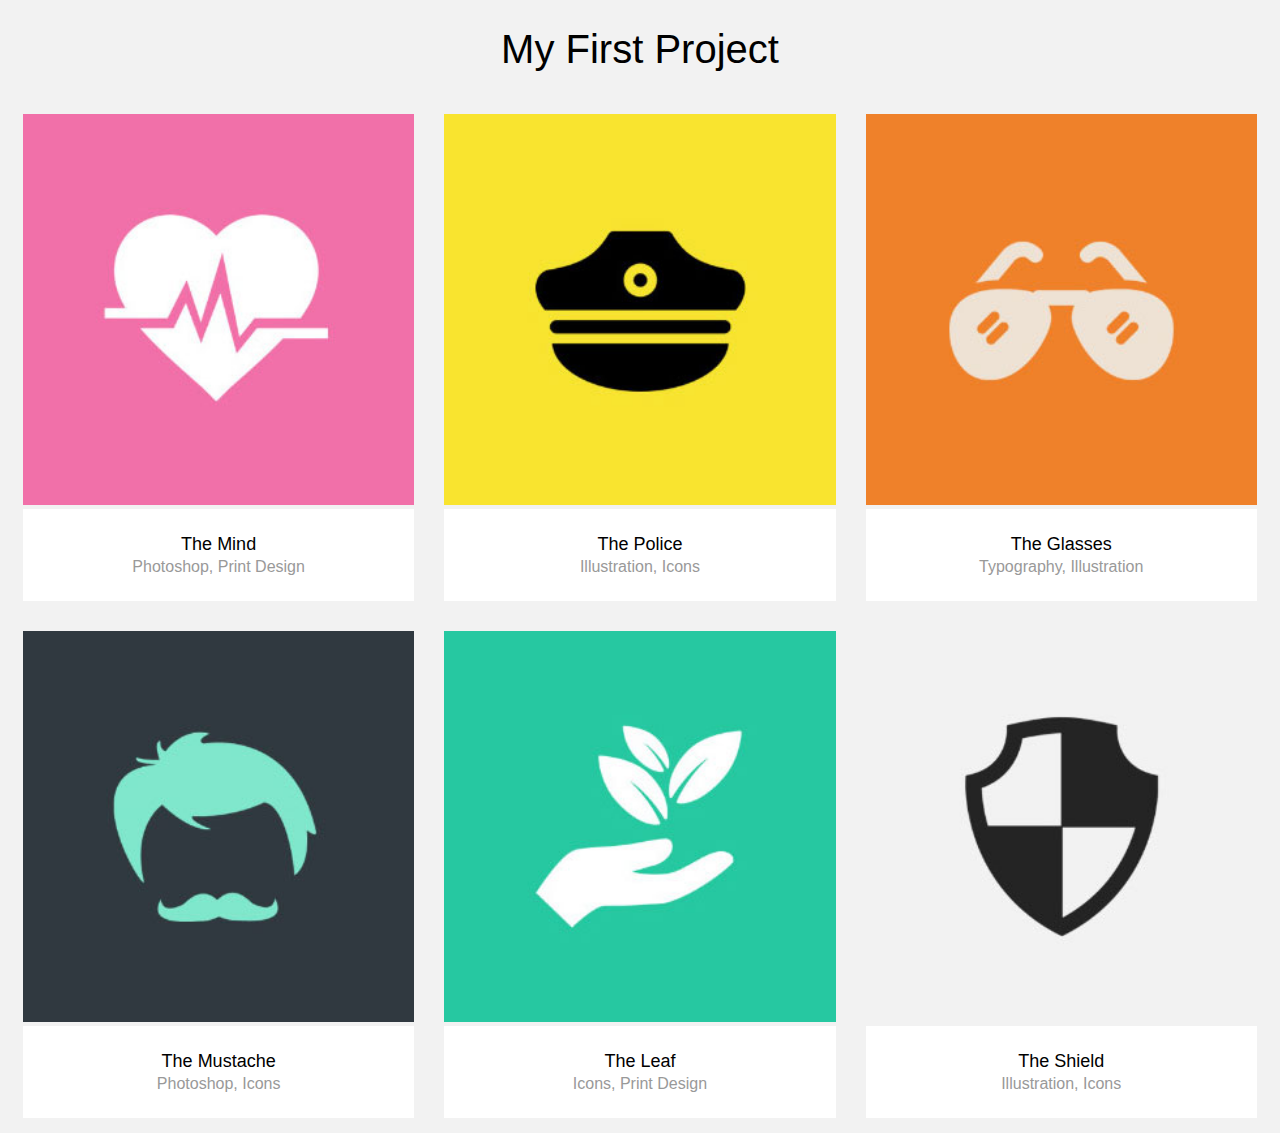
<file: assignment1/index.html>
<!DOCTYPE html>
<html>

<head>
	<link rel="stylesheet" type="text/css" href="css1/styles.css">
	<title>160204075</title>
</head>

<body class="background">
	<h1>My First Project</h1>

	<!-- ROW 1 -->
	<div class="column">
		<img src="images1/grid-1.jpg">
		<div class="textbox">
			<div class="p1">The Mind</div>
			<div class="p2">Photoshop, Print Design</div>
		</div>
	</div>
		
	<div class="column">
		<img src="images1/grid-2.jpg">
		<div class="textbox">
			<div class="p1">The Police</div>
			<div class="p2">Illustration, Icons</div>
		</div>
	</div>
		
	<div class="column">
		<img src="images1/grid-3.jpg">
		<div class="textbox">
			<div class="p1">The Glasses</div>
			<div class="p2">Typography, Illustration</div>
		</div>
	</div>

	<!-- ROW 2 -->
	<div class="column">
		<img src="images1/grid-4.jpg">
		<div class="textbox">
			<div class="p1">The Mustache</div>
			<div class="p2">Photoshop, Icons</div>
		</div>
	</div>
		
	<div class="column">
		<img src="images1/grid-5.jpg">
		<div class="textbox">
			<div class="p1">The Leaf</div>
			<div class="p2">Icons, Print Design</div>
		</div>
	</div>
		
	<div class="column">
		<img src="images1/grid-6.jpg">
		<div class="textbox">
			<div class="p1">The Shield</div>
			<div class="p2">Illustration, Icons</div>
		</div>
	</div>

</body>

</html>
</file>
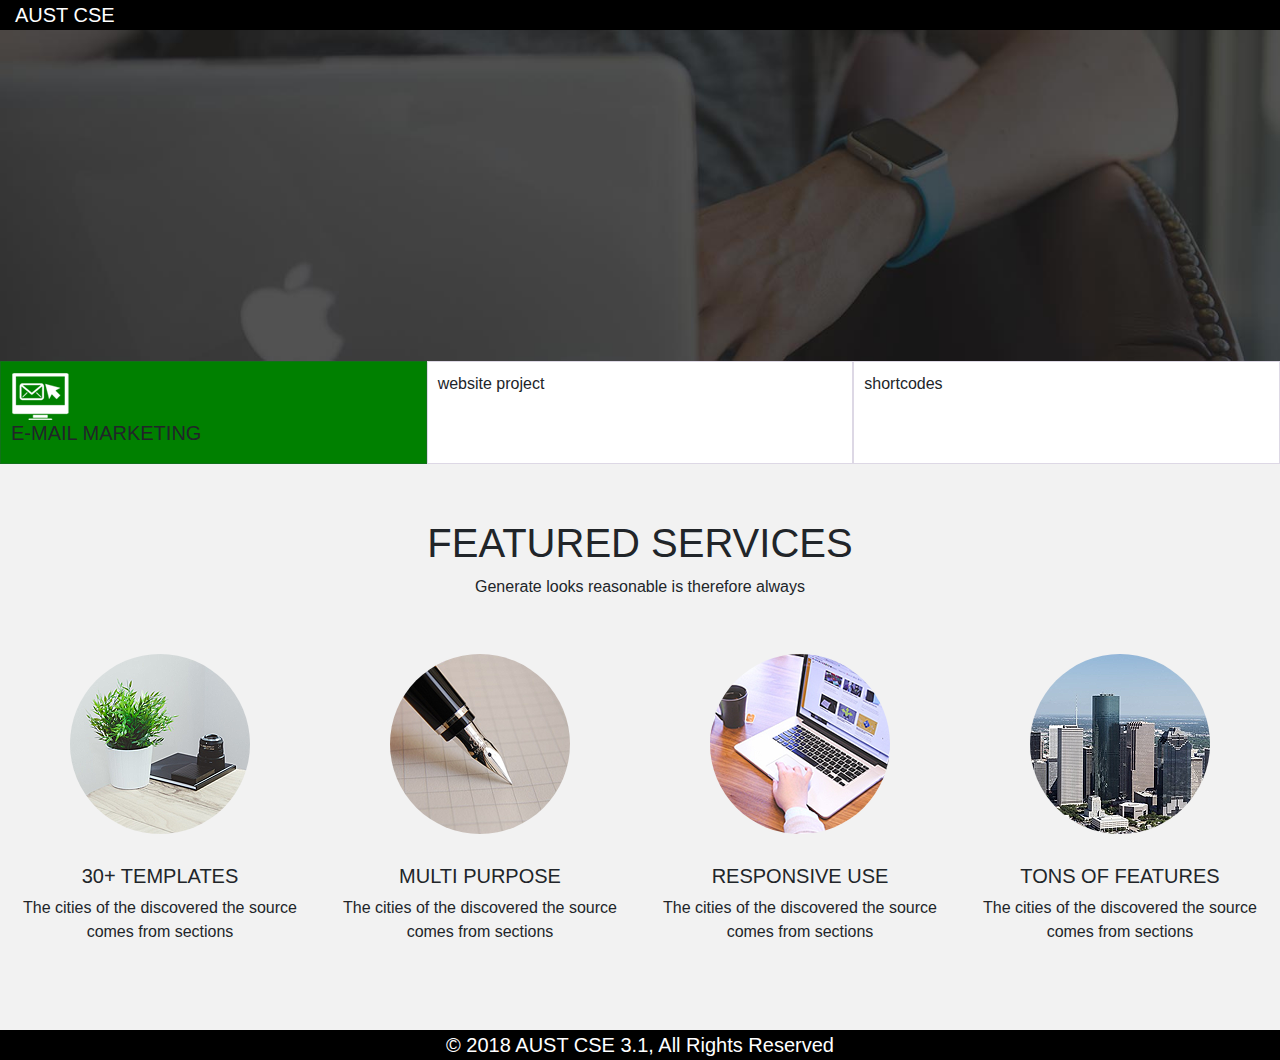
<file: assignment2/index.html>
<!doctype html>
<html lang="en">
<head>
    <!-- Required meta tags -->
    <meta charset="utf-8">
    <meta name="viewport" content="width=device-width, initial-scale=1, shrink-to-fit=no">

    <!-- Bootstrap CSS -->
    <link rel="stylesheet" href="css2/bootstrap.min.css" />
    <link rel="stylesheet" href="css2/main.css" />

    <title>160204075</title>
</head>
<body>
	<!-- THE HEADER -->
	<div class="container-fluid header">
		AUST CSE
	</div>
	
	<!-- IMAGE JUST BELOW HEADER -->
	<img src="images2/banner.jpg" class="img-fluid" style="width: 100%">
	
	<!-- EMAIL, WEBSITE, SHORTCODES -->
	<div class="container-fluid">
		<div class="row">
			<div class="col-4" style="background: green;">
				<img src="images2/icon-1.png">
				<h5>E-MAIL MARKETING</h5>
			</div>
			<div class="col-4">
				website project
			</div>
			<div class="col-4">
				shortcodes
			</div>
		</div>
	</div>
	
	<!-- FEATURED SERVICES -->
	<div class="container-fluid featuredcontainer" >
		<div class="featuredtitle">
			<h1>FEATURED SERVICES</h1>
			Generate looks reasonable is therefore always
		</div>
		<div class="row rounded">
			<div class="col-3">
				<img src="images2/img1.png">
				<h5>30+ TEMPLATES</h5>
				<p>
					The cities of the discovered the source comes from sections
				</p>
			</div>
			<div class="col-3">
				<img src="images2/img2.png">
				<h5>MULTI PURPOSE</h5>
				<p>
					The cities of the discovered the source comes from sections
				</p>
			</div>
			<div class="col-3">
				<img src="images2/img3.png" >
				<h5>RESPONSIVE USE</h5>
				<p>
					The cities of the discovered the source comes from sections
				</p>
			</div>
			<div class="col-3">
				<img src="images2/img4.png">
				<h5>TONS OF FEATURES</h5>
				<p>
					The cities of the discovered the source comes from sections
				</p>
			</div>
		</div>
	</div>

<!-- BEFORE FOOTER 
	<div class="row beforefooter">
		find out how AUST CSE can help you
	</div>
-->
	<!--
	<img src="images2/ddg-bg.jpg" class="img-fluid" style="width: 100%">
	<div class="centered">
		FIND OUT HOW
		<h1>AUST CSE CAN HELP YOU</h1>
	</div>
	-->

	<!-- FOOTER -->
	<div class="container-fluid footer">
		&copy 2018 AUST CSE 3.1, All Rights Reserved
	</div>
<!-- Optional JavaScript -->
<!-- jQuery first, then Popper.js, then Bootstrap JS -->
<script src="js/jquery.min.js"></script>
<script src="js/popper.min.js"></script>
<script src="js/bootstrap.min.js"></script>
</body>
</html>
</file>
<file: assignment1/css1/styles.css>
h1 {
	font-family: Helvetica;/*"Trebuchet MS", Helvetica, sans-serif;*/
	font-size: 40px;
	text-align: center;
	font-weight: normal;
}

img {
	width: 100%;
}

* {
	box-sizing: border-box;
}

.background {
	background-color: #f2f2f2;
}

.column {
  float: left;
  width: 33.33%;
  padding: 15px;
}

.textbox {
	background: white;
	text-align: center;
	font-family: Helvetica;
	padding: 25px;
}

.p1 {
	color: #000000;
	font-size: 18px;
	margin-bottom: 3px;
}

.p2 {
	color: #999999;
	font-size: 16px;
}
</file>
<file: assignment2/css2/main.css>
/*
[class^=col-]{
    background-color: rgba(86,61,124,.15);
    border: 1px solid rgba(86,61,124,.2);
}
*/

.col-4 {
	border: 1px solid rgba(86,61,124,.2);
	padding: 10px;
}

.header {
	background: black;
	color: white;
	font-size: 20px;
}

.wrapper {
	width: 100%;
}

.featuredcontainer {
	background: #f2f2f2;
	text-align: center;
	padding-bottom: 70px;
}
.featuredtitle {
	padding: 55px;
}
.featuredtitle h1 {
	font-weight: normal;
}

.rounded img {
	border-radius: 50%;
	display: block;
	margin-left: auto;
	margin-right: auto;
	margin-bottom: 30px;
}

.centered {
	position: absolute;
	top: 50%;
	left: 50%;
	transform: translate(-50%, -50%);
}

.beforefooter {
	background-image: url("images2/ddg-bg.jpg");
	height: 200px;
}

.footer {
	background: black;
	color: white;
	font-size: 20px;
	text-align: center;
}

.f-h-t {
	margin-left: 150px ;
	margin-top:50px        
}
</file>
